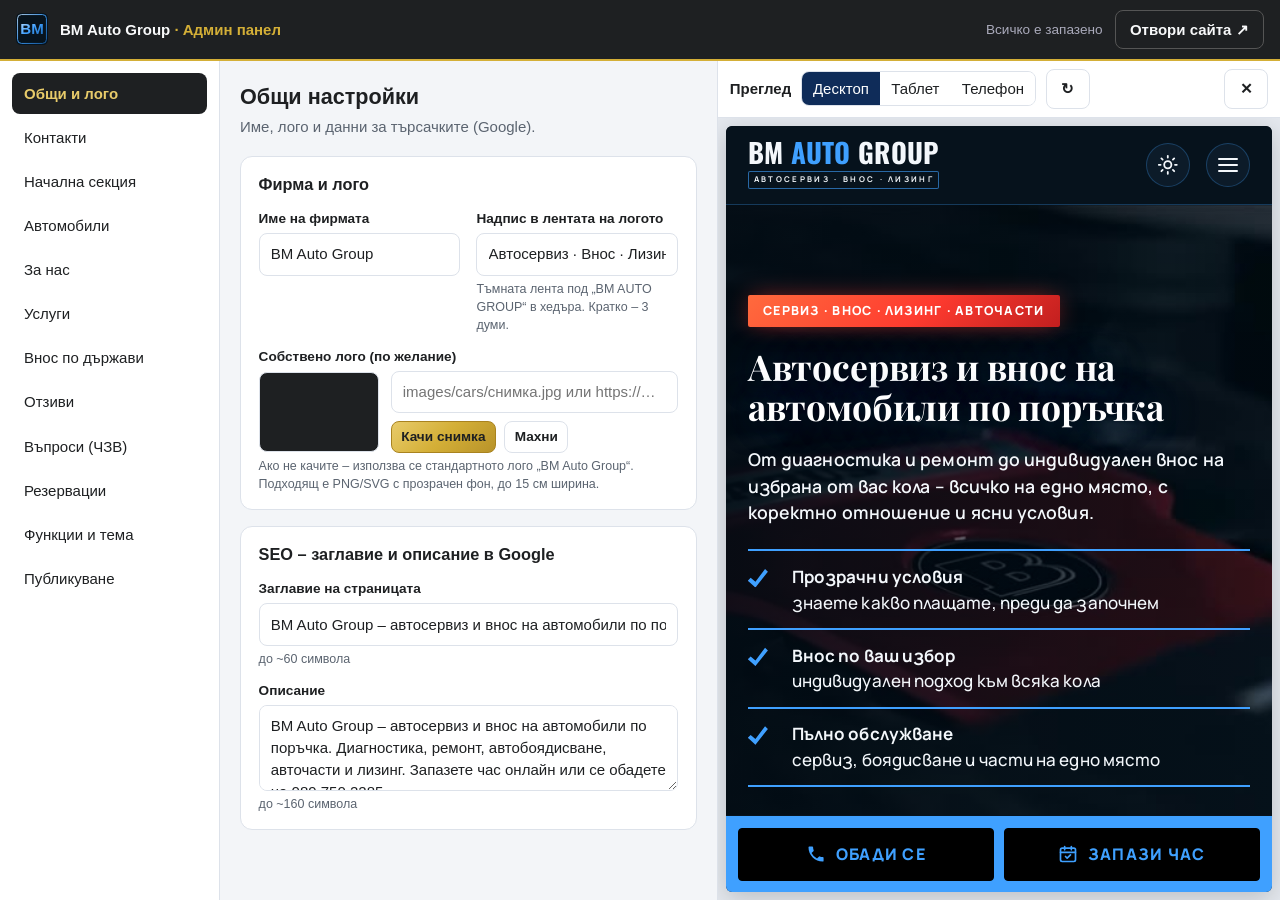
<file: admin/index.html>
<!doctype html>
<html lang="bg">
<head>
  <meta charset="utf-8">
  <meta name="viewport" content="width=device-width, initial-scale=1, viewport-fit=cover">
  <meta name="robots" content="noindex, nofollow">
  <title>Админ панел – BM Auto Group</title>
  <link rel="icon" type="image/svg+xml" href="../images/logo-mark.svg">
  <link rel="stylesheet" href="admin.css">
  <script src="../data/site.js"></script>
</head>
<body>
  <div class="app" id="app">
    <header class="top">
      <button type="button" class="top__menu" id="menu-btn" aria-label="Меню">☰</button>
      <img src="../images/logo-mark.svg" alt="" width="32" height="32">
      <strong>BM Auto Group <span>· Админ панел</span></strong>
      <span class="top__status" id="status" role="status" aria-live="polite">Всичко е запазено</span>
      <a class="btn btn--ghost" href="../index.html" target="_blank" rel="noopener">Отвори сайта ↗</a>
      <button type="button" class="btn" id="preview-btn">Преглед</button>
    </header>
    <nav class="side" id="side" aria-label="Раздели"></nav>
    <main class="main" id="main" tabindex="-1"></main>
    <aside class="preview" id="preview" aria-label="Преглед на сайта">
      <div class="preview__bar">
        <strong>Преглед</strong>
        <div class="seg" id="devices">
          <button type="button" data-w="100%" class="on">Десктоп</button>
          <button type="button" data-w="820px">Таблет</button>
          <button type="button" data-w="390px">Телефон</button>
        </div>
        <button type="button" class="btn btn--ghost" id="preview-reload">↻</button>
        <button type="button" class="btn btn--ghost preview__close" id="preview-close">✕</button>
      </div>
      <div class="preview__stage"><iframe id="frame" title="Преглед на сайта" src="../index.html?embed=1"></iframe></div>
    </aside>
  </div>
  <script src="admin.js"></script>
</body>
</html>
</file>
<file: admin/admin.css>
:root { --bg:#f3f5f8; --card:#fff; --ink:#1E2022; --mut:#5b6470; --line:#dde2ea; --gold:#D4AF37; --gold-d:#A9831F; --navy:#0F2C59; --red:#c62828; --green:#2f8f5b; }
* { box-sizing: border-box; }
html, body { margin: 0; height: 100%; }
body { font: 15px/1.45 -apple-system, "Segoe UI", Roboto, Arial, sans-serif; background: var(--bg); color: var(--ink); }
button, input, select, textarea { font: inherit; color: inherit; }
.app { display: grid; grid-template-columns: 220px minmax(0, 1fr) minmax(320px, 44%); grid-template-rows: auto 1fr; height: 100vh; height: 100dvh; }
.top { grid-column: 1 / -1; display: flex; align-items: center; gap: .75rem; padding: .6rem 1rem; background: #1E2022; color: #F8F9FA; border-bottom: 2px solid var(--gold); }
.top strong span { color: var(--gold); font-weight: 600; }
.top__status { margin-left: auto; font-size: .85rem; color: #aab; }
.top__status.err { color: #ff8a80; font-weight: 700; }
.top__menu { display: none; background: none; border: 0; color: #fff; font-size: 1.4rem; }
.side { background: #fff; border-right: 1px solid var(--line); padding: .75rem; overflow-y: auto; display: flex; flex-direction: column; gap: .2rem; }
.side button { text-align: left; border: 0; background: none; padding: .6rem .75rem; border-radius: 8px; cursor: pointer; }
.side button:hover { background: #f0f2f6; }
.side button.on { background: #1E2022; color: #E8CB6A; font-weight: 700; }
.main { overflow-y: auto; padding: 1.25rem; outline: 0; }
.preview { display: flex; flex-direction: column; border-left: 1px solid var(--line); background: #e4e8ee; min-width: 0; }
.preview__bar { display: flex; align-items: center; gap: .6rem; padding: .5rem .75rem; background: #fff; border-bottom: 1px solid var(--line); }
.preview__stage { flex: 1; display: flex; justify-content: center; overflow: auto; padding: .5rem; }
.preview iframe { width: 100%; height: 100%; border: 0; background: #fff; border-radius: 6px; box-shadow: 0 6px 24px rgba(0,0,0,.18); }
.preview__close { display: none; margin-left: auto; }
.seg { display: inline-flex; border: 1px solid var(--line); border-radius: 8px; overflow: hidden; }
.seg button { border: 0; background: #fff; padding: .35rem .7rem; cursor: pointer; }
.seg button.on { background: var(--navy); color: #fff; }

h2 { margin: 0 0 .25rem; font-size: 1.35rem; }
.lead { color: var(--mut); margin: 0 0 1.1rem; }
.card { background: var(--card); border: 1px solid var(--line); border-radius: 12px; padding: 1rem 1.1rem; margin-bottom: 1rem; }
.card > h3 { margin: 0 0 .8rem; font-size: 1.02rem; }
.grid { display: grid; grid-template-columns: repeat(2, minmax(0, 1fr)); gap: .8rem 1rem; }
.grid .wide { grid-column: 1 / -1; }
.f { display: flex; flex-direction: column; gap: .25rem; min-width: 0; }
.f > span { font-weight: 700; font-size: .85rem; }
.f small { color: var(--mut); }
.f input, .f select, .f textarea { padding: .6rem .7rem; border: 1px solid var(--line); border-radius: 8px; background: #fff; min-width: 0; width: 100%; }
.f textarea { min-height: 5rem; resize: vertical; }
.f input:focus, .f select:focus, .f textarea:focus { outline: 2px solid var(--gold); border-color: var(--gold); }
.chk { display: flex; align-items: center; gap: .55rem; padding: .35rem 0; cursor: pointer; }
.chk input { width: 1.15rem; height: 1.15rem; accent-color: var(--gold-d); }
.chk small { color: var(--mut); }
.btn { border: 1px solid var(--gold-d); background: linear-gradient(135deg, #E8CB6A, #D4AF37 50%, #B8932A); color: #1E2022; font-weight: 800; padding: .5rem .9rem; border-radius: 8px; cursor: pointer; text-decoration: none; display: inline-flex; align-items: center; gap: .4rem; }
.btn:hover { filter: brightness(1.06); }
.btn--ghost { background: transparent; border-color: var(--line); color: inherit; font-weight: 600; }
.top .btn--ghost { color: #F8F9FA; border-color: #555; }
.btn--danger { background: #fff; color: var(--red); border-color: #e3b5b5; font-weight: 700; }
.btn--sm { padding: .3rem .6rem; font-size: .85rem; }
.row { display: flex; flex-wrap: wrap; gap: .5rem; align-items: center; }
.item { border: 1px solid var(--line); border-radius: 10px; margin-bottom: .6rem; background: #fcfcfd; }
.item > summary { list-style: none; display: flex; align-items: center; gap: .6rem; padding: .6rem .75rem; cursor: pointer; }
.item > summary::-webkit-details-marker { display: none; }
.item > summary::before { content: "▸"; color: var(--mut); }
.item[open] > summary::before { content: "▾"; }
.item__title { flex: 1; font-weight: 700; min-width: 0; overflow: hidden; text-overflow: ellipsis; white-space: nowrap; }
.item__title small { font-weight: 500; color: var(--mut); margin-left: .4rem; }
.item__body { padding: .25rem .9rem 1rem; border-top: 1px solid var(--line); }
.item__tools { display: flex; gap: .25rem; }
.item__tools button { border: 1px solid var(--line); background: #fff; border-radius: 6px; cursor: pointer; padding: .15rem .5rem; }
.thumb { width: 64px; height: 44px; border-radius: 6px; object-fit: cover; background: #1E2022; flex: none; }
.imgbox { display: flex; gap: .75rem; align-items: center; flex-wrap: wrap; }
.imgbox img { width: 120px; height: 80px; object-fit: cover; border-radius: 8px; background: #1E2022; border: 1px solid var(--line); }
.tag { font-size: .72rem; font-weight: 800; padding: .1rem .45rem; border-radius: 99px; background: #e8ecf3; color: var(--navy); }
.note { background: #fff8e1; border: 1px solid #f0d98a; border-radius: 8px; padding: .65rem .8rem; font-size: .9rem; margin-bottom: .9rem; }
.log { background: #14181d; color: #cfe; font: 12.5px/1.5 ui-monospace, Menlo, Consolas, monospace; padding: .75rem; border-radius: 8px; min-height: 5rem; max-height: 16rem; overflow: auto; white-space: pre-wrap; }
.days { display: flex; flex-wrap: wrap; gap: .4rem .9rem; }

@media (max-width: 1100px) { .app { grid-template-columns: 200px minmax(0, 1fr); } .preview { position: fixed; inset: 0; z-index: 50; display: none; } .app.show-preview .preview { display: flex; } .preview__close { display: inline-flex; } #preview-btn { display: inline-flex; } }
@media (min-width: 1101px) { #preview-btn { display: none; } }
@media (max-width: 760px) {
  .app { grid-template-columns: minmax(0, 1fr); }
  .top__menu { display: block; } .top strong span { display: none; } .top .btn--ghost { display: none; }
  .side { position: fixed; top: 52px; bottom: 0; left: 0; width: 240px; z-index: 40; transform: translateX(-100%); transition: transform .2s; box-shadow: 4px 0 20px rgba(0,0,0,.2); }
  .app.show-menu .side { transform: none; }
  .grid { grid-template-columns: minmax(0, 1fr); }
  .main { padding: .8rem; }
  .top__status { font-size: .75rem; }
}
@media (max-width: 380px) { .top__status { display: none; } .top { gap: .5rem; padding-inline: .6rem; } }
</file>
